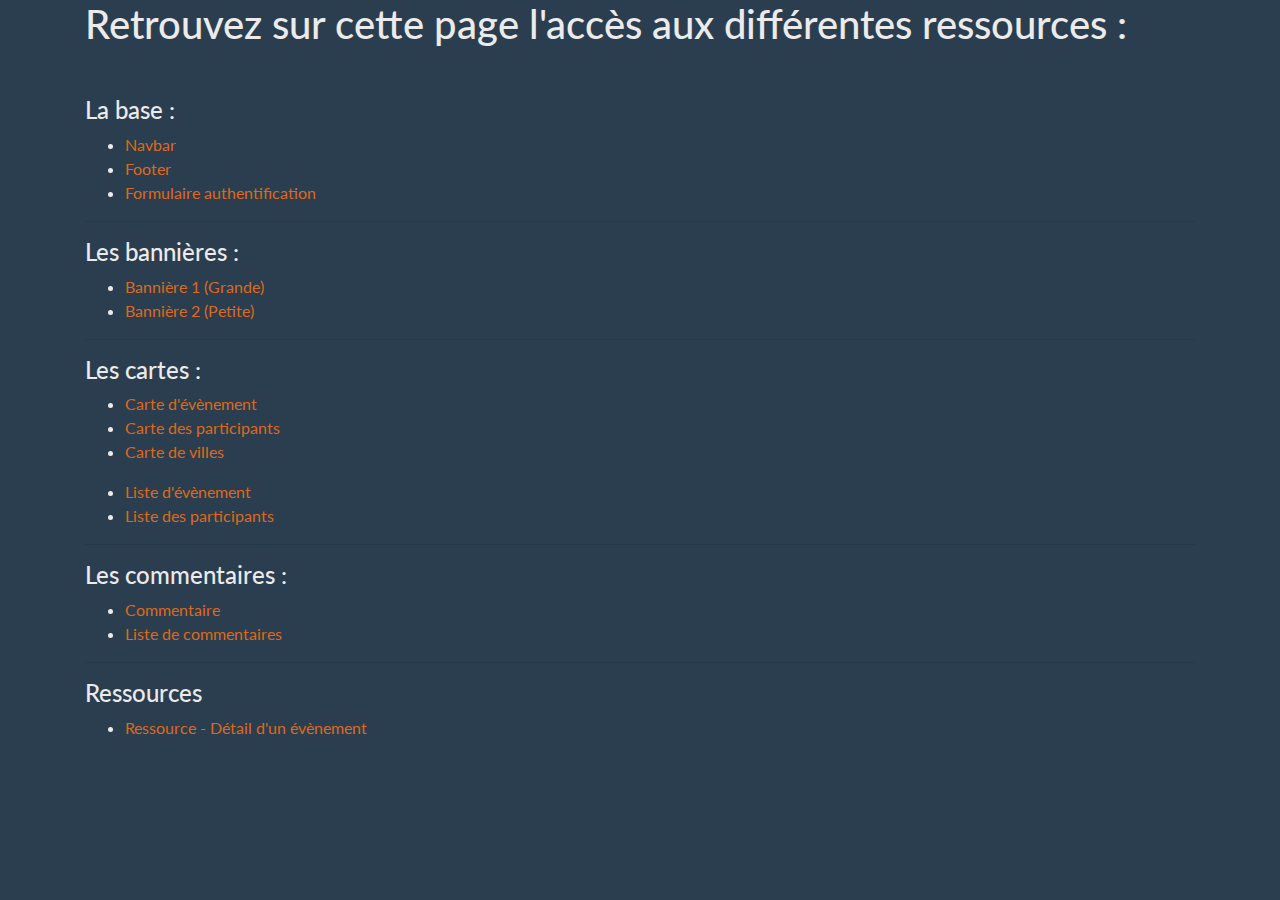
<file: index.html>
<!DOCTYPE html>
<html lang="fr">
<head>
  <meta charset="UTF-8">
  <meta name="viewport" content="width=device-width, initial-scale=1.0">
  <link rel="stylesheet" href="styles/bootstrap.css">
  <link rel="stylesheet" href="styles/style.css">
  <title>Index</title>
</head>
<body>
  <div class="container">
    <h1>Retrouvez sur cette page l'accès aux différentes ressources :</h1>

    <h4 class="mt-5">La base :</h4>

    <ul>
      <li><a href="navbar.html">Navbar</a></li>
      <li><a href="footer.html">Footer</a></li>
      <li><a href="authentification_form.html">Formulaire authentification</a></li>
    </ul>
    
    <hr>

    <h4>Les bannières :</h4>
    <ul>
      <li><a href="banner1.html">Bannière 1 (Grande)</a></li>
      <li><a href="banner2.html">Bannière 2 (Petite)</a></li>
    </ul>

    <hr>

    <h4>Les cartes :</h4>
    <ul>
      <li><a href="card_events.html">Carte d'évènement</a></li>
      <li><a href="card_contrib.html">Carte des participants</a></li>
      <li><a href="card_cities.html">Carte de villes</a></li>
    </ul>

    <ul>
      <li><a href="list_events_cards.html">Liste d'évènement</a></li>
      <li><a href="list_cards_contribs.html">Liste des participants</a></li>
    </ul>

    <hr>
    
    <h4>Les commentaires :</h4>
    <ul>
      <li><a href="comments.html">Commentaire</a></li>
      <li><a href="list_comments.html">Liste de commentaires</a></li>
    </ul>

    <hr>

    <h4>Ressources</h4>
    <ul>
      <li><a href="ressource.html">Ressource - Détail d'un évènement</a></li>
    </ul>

  </div>
</body>
</html>
</file>
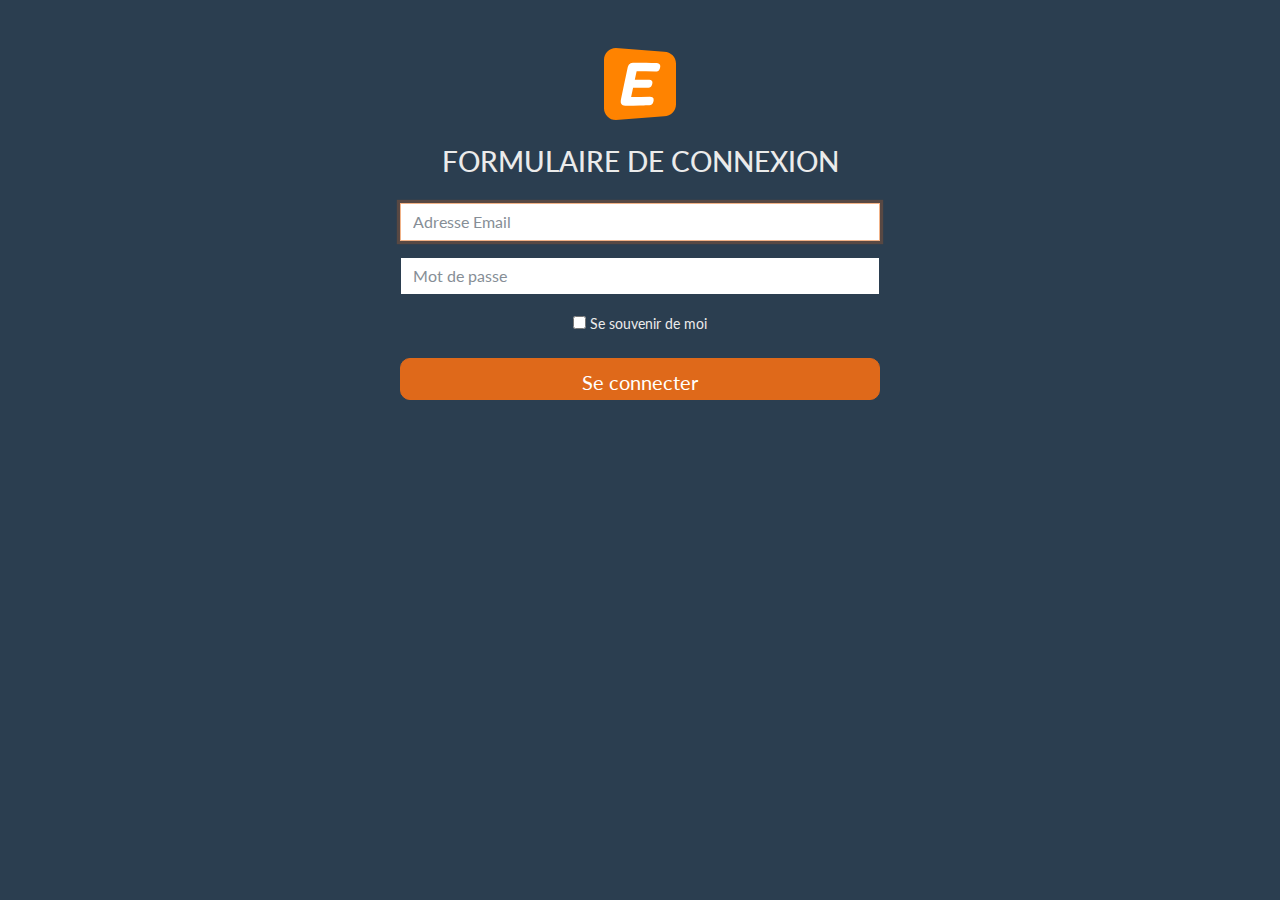
<file: authentification_form.html>
<!DOCTYPE html>
<html lang="fr">
<head>
  <meta charset="UTF-8">
  <meta name="viewport" content="width=device-width, initial-scale=1.0">
  <link rel="stylesheet" href="styles/bootstrap.css">
  <link rel="stylesheet" href="styles/style.css">
  <title>Formulaire d'authentification</title>
</head>
<body>
  <div class="container mt-5">
    <form>

      <img class="form-logo" src="images/eventbrite-logo.svg" alt="" width="72" height="72">

      <h3 class="text-center my-4">FORMULAIRE DE CONNEXION</h3>

      <div class="form-group">
        <label for="inputEmail" class="sr-only">Adresse Email</label>
        <input type="email" id="inputEmail" class="form-control" placeholder="Adresse Email" required autofocus>
      </div>
      
      <div class="form-group">
        <label for="inputPassword" class="sr-only">Mot de passe</label>
        <input type="password" id="inputPassword" class="form-control" placeholder="Mot de passe" required>
      </div>
      
      <div class="form-group text-center">
        <label>
          <input type="checkbox" value="remember-me"> Se souvenir de moi
        </label>
      </div>

      <button class="btn btn-lg btn-primary btn-block" type="submit">Se connecter</button>
    </form>
  </div>
</body>
</html>
</file>
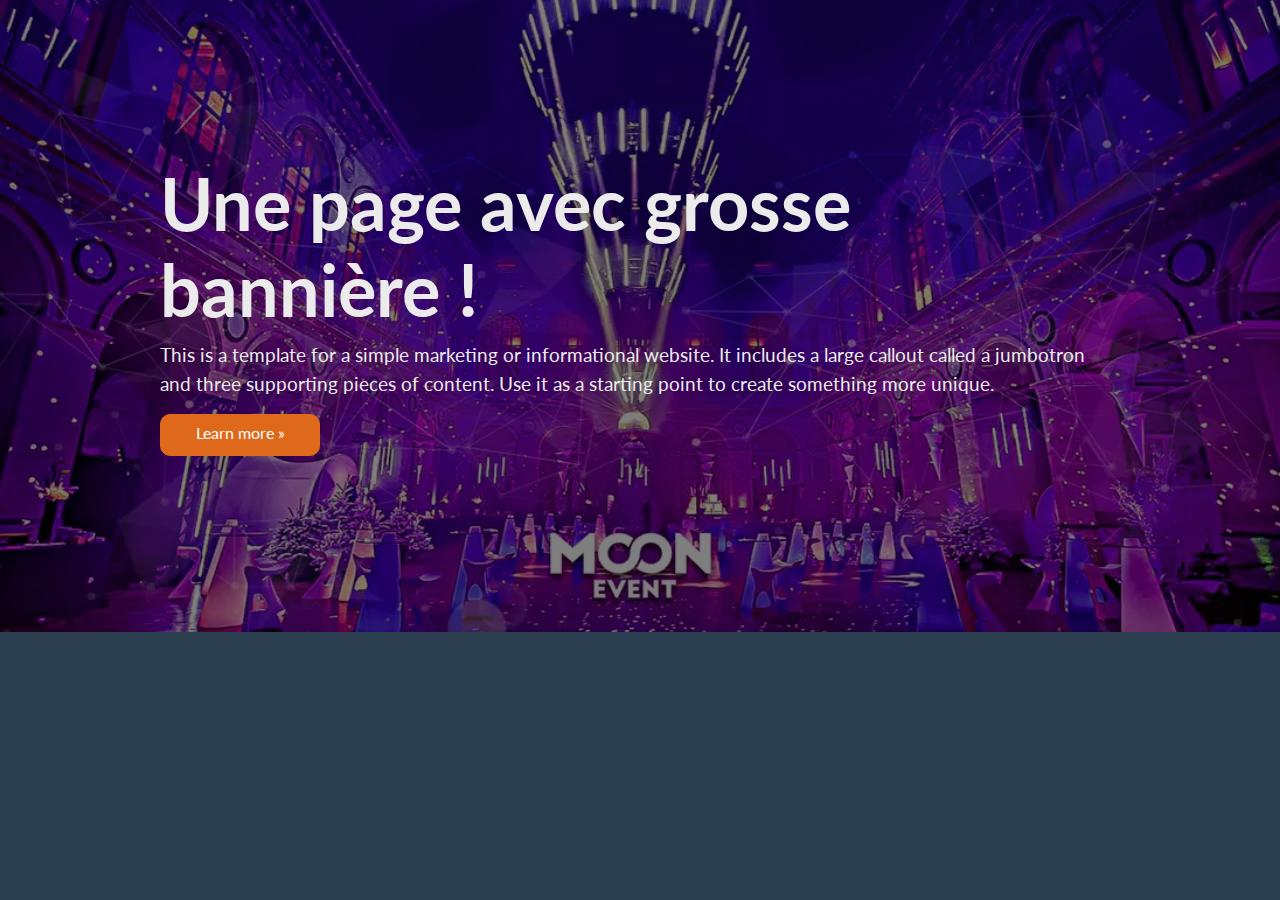
<file: banner1.html>
<!DOCTYPE html>
<html lang="en">
<head>
  <meta charset="UTF-8">
  <meta name="viewport" content="width=device-width, initial-scale=1.0">
  <link rel="stylesheet" href="styles/bootstrap.css">
  <link rel="stylesheet" href="styles/style.css">
  <title>Banner 1</title>
</head>

<body>
  <div class="banner banner-image">
    <h1 class="display-3 font-weight-bold">Une page avec grosse bannière !</h1>
    <p>This is a template for a simple marketing or informational website. It includes a large callout called a jumbotron and three supporting pieces of content. Use it as a starting point to create something more unique.</p>
    <p><a class="btn btn-primary" href="#" role="button">Learn more &raquo;</a></p>
  </div>
</body>
</html>
</file>
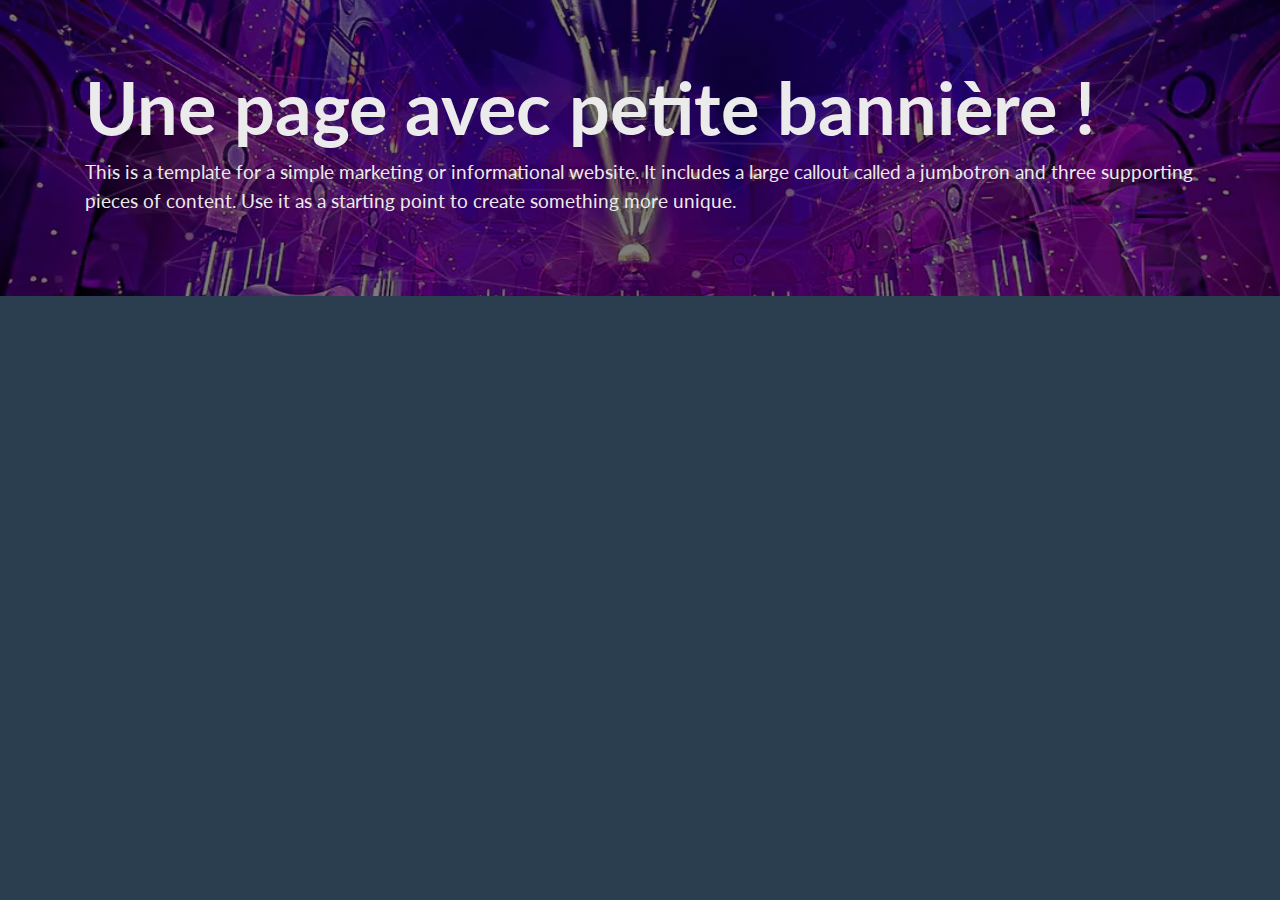
<file: banner2.html>
<!DOCTYPE html>
<html lang="en">
<head>
  <meta charset="UTF-8">
  <meta name="viewport" content="width=device-width, initial-scale=1.0">
  <link rel="stylesheet" href="styles/bootstrap.css">
  <link rel="stylesheet" href="styles/style.css">
  <title>Banner 2</title>
</head>

<body>
  <div class="jumbotron banner-image">
    <div class="container">
      <h1 class="display-3 font-weight-bold">Une page avec petite bannière !</h1>
      <p>This is a template for a simple marketing or informational website. It includes a large callout called a jumbotron and three supporting pieces of content. Use it as a starting point to create something more unique.</p>
    </div>
  </div>
</body>
</html>
</file>
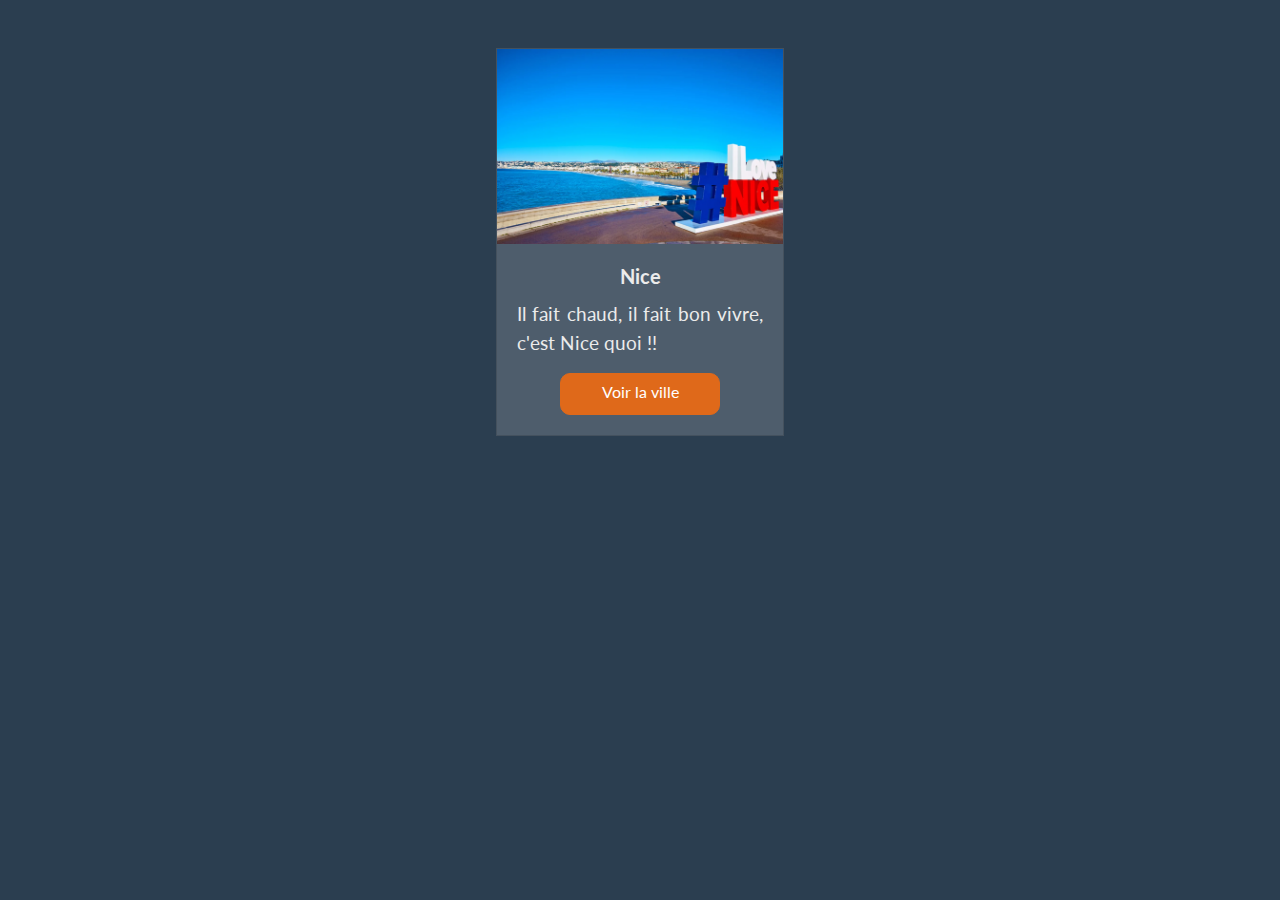
<file: card_cities.html>
<!DOCTYPE html>
<html lang="fr">
<head>
  <meta charset="UTF-8">
  <meta name="viewport" content="width=device-width, initial-scale=1.0">
  <link rel="stylesheet" href="styles/bootstrap.css">
  <link rel="stylesheet" href="styles/style.css">
  <title>Card Events</title>
</head>
<body>
  <div class="container mt-5">
    <div class="row">
      <div class="w-51 mx-auto">
        <div class="card" style="width: 18rem;">
        <img class="card-img-top" src="images/I_Love_Nice.jpg" alt="Card image cap">
        <div class="card-body">
          <h5 class="card-title text-center font-weight-bold">Nice</h5>
          <p class="card-text text-justify">Il fait chaud, il fait bon vivre, c'est Nice quoi !!</p>
          <a href="#" class="btn btn-primary btn-block mx-auto">Voir la ville</a>
        </div>
      </div>
    </div>
  </div>
  
</body>
</html>
</file>
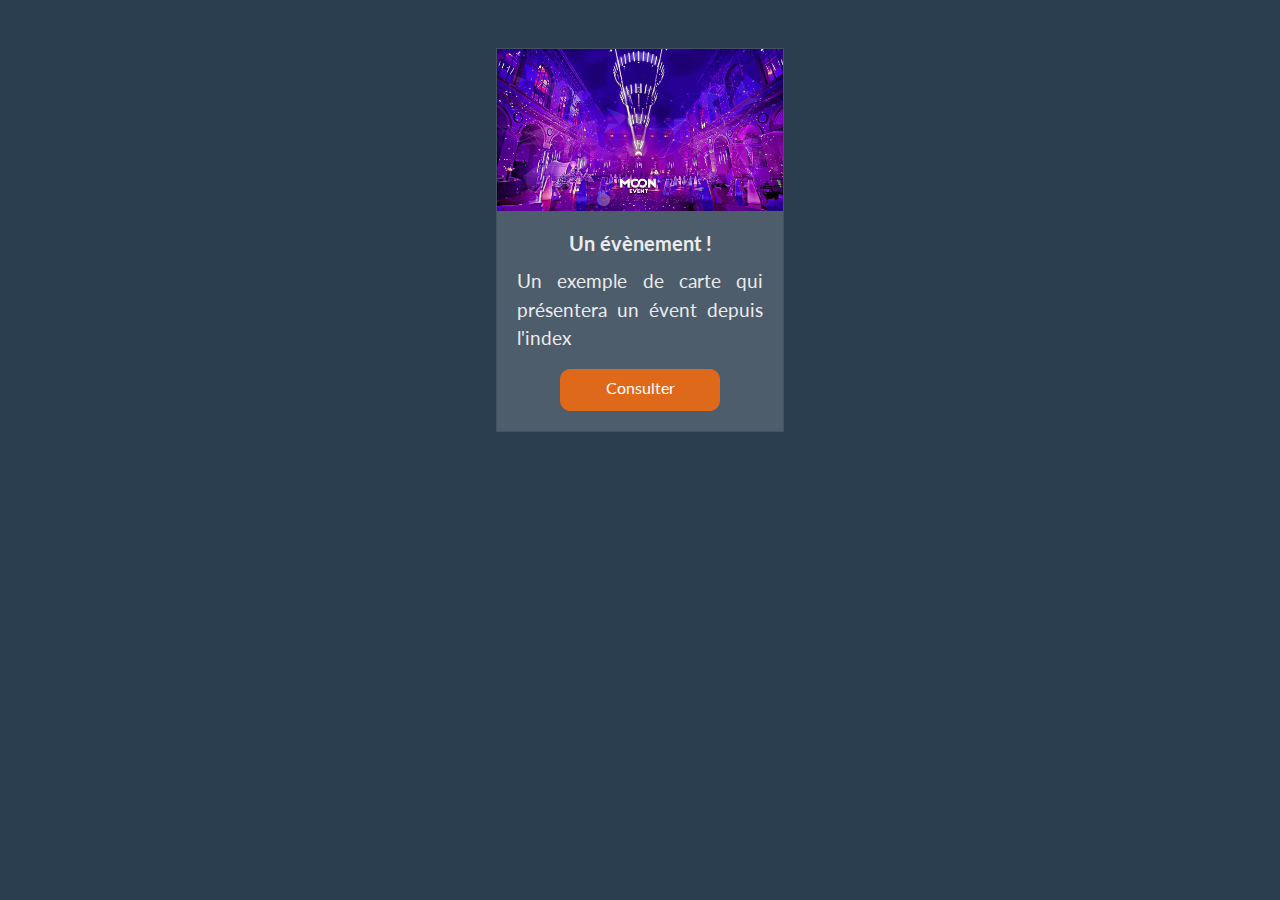
<file: card_events.html>
<!DOCTYPE html>
<html lang="fr">
<head>
  <meta charset="UTF-8">
  <meta name="viewport" content="width=device-width, initial-scale=1.0">
  <link rel="stylesheet" href="styles/bootstrap.css">
  <link rel="stylesheet" href="styles/style.css">
  <title>Card Events</title>
</head>
<body>
  <div class="container mt-5">
    <div class="row">
      <div class="w-51 mx-auto">
        <div class="card" style="width: 18rem;">
        <img class="card-img-top" src="images/Moon-event.jpg" alt="Card image cap">
        <div class="card-body">
          <h5 class="card-title text-center font-weight-bold">Un évènement !</h5>
          <p class="card-text text-justify">Un exemple de carte qui présentera un évent depuis l'index</p>
          <a href="#" class="btn btn-primary btn-block mx-auto">Consulter</a>
        </div>
      </div>
    </div>
  </div>
  
</body>
</html>
</file>
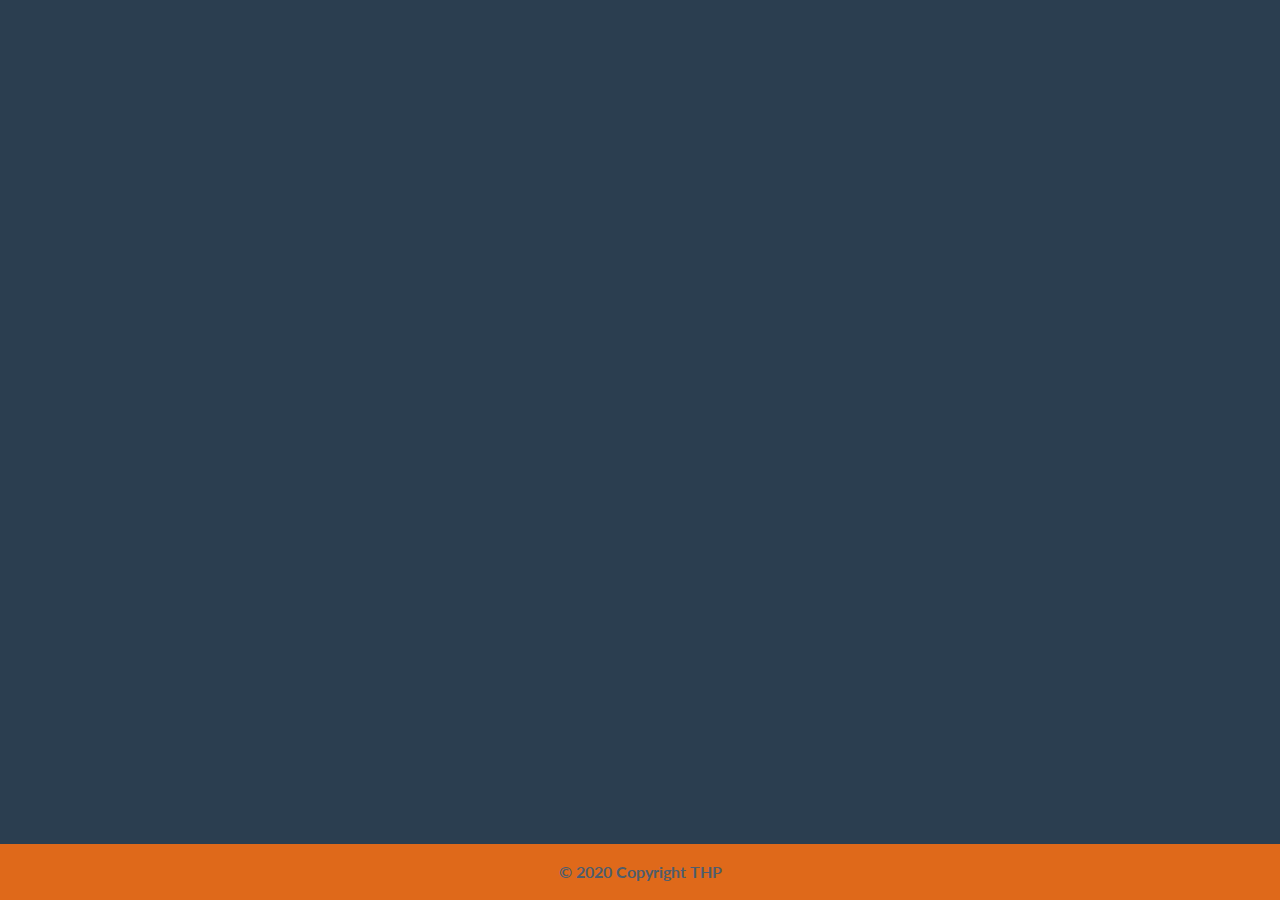
<file: footer.html>
<!DOCTYPE html>
<html lang="fr">
<head>
  <meta charset="UTF-8">
  <meta name="viewport" content="width=*, initial-scale=1.0">
  <link rel="stylesheet" href="styles/bootstrap.css">
  <link rel="stylesheet" href="styles/style.css">
  <title>Footer</title>
</head>
<body>
  <footer class="page-footer bg-primary">

    <div class="text-center py-3 text-dark font-weight-bold">© 2020 Copyright THP</div>
  
  </footer>
</body>
</html>
</file>
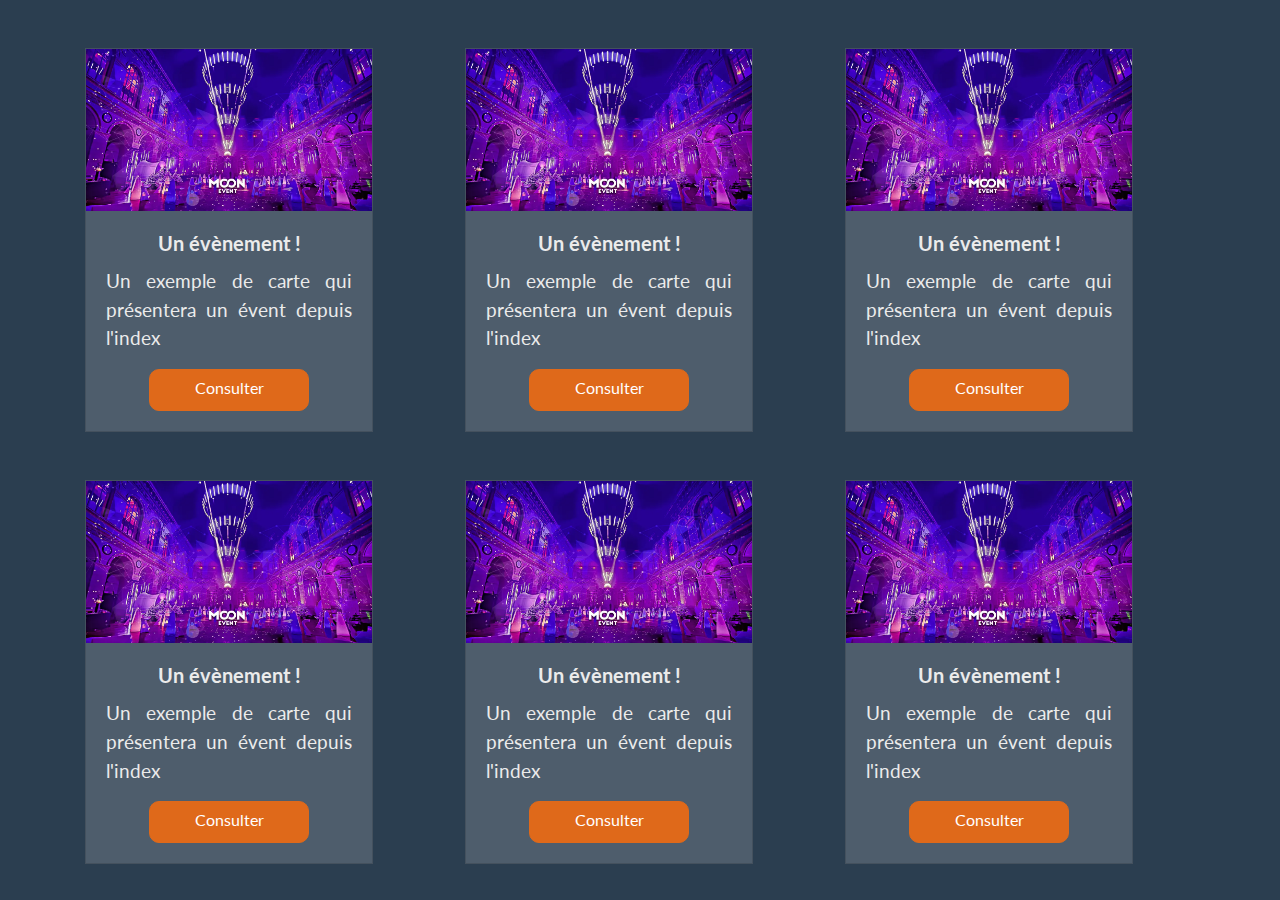
<file: list_events_cards.html>
<!DOCTYPE html>
<html lang="fr">
<head>
  <meta charset="UTF-8">
  <meta name="viewport" content="width=device-width, initial-scale=1.0">
  <link rel="stylesheet" href="styles/bootstrap.css">
  <link rel="stylesheet" href="styles/style.css">
  <title>Card Events</title>
</head>
<body>
  <div class="container mt-5">
    <div class="row">
      <div class="col">
        <div class="card" style="width: 18rem;">
          <img class="card-img-top" src="images/Moon-event.jpg" alt="Card image cap">
          <div class="card-body">
            <h5 class="card-title text-center font-weight-bold">Un évènement !</h5>
            <p class="card-text text-justify">Un exemple de carte qui présentera un évent depuis l'index</p>
            <a href="#" class="btn btn-primary btn-block mx-auto">Consulter</a>
          </div>
        </div>
      </div>
    
      <div class="col">
        <div class="card" style="width: 18rem;">
          <img class="card-img-top" src="images/Moon-event.jpg" alt="Card image cap">
          <div class="card-body">
            <h5 class="card-title text-center font-weight-bold">Un évènement !</h5>
            <p class="card-text text-justify">Un exemple de carte qui présentera un évent depuis l'index</p>
            <a href="#" class="btn btn-primary btn-block mx-auto">Consulter</a>
          </div>
        </div>
      </div>

      <div class="col">
        <div class="card" style="width: 18rem;">
          <img class="card-img-top" src="images/Moon-event.jpg" alt="Card image cap">
          <div class="card-body">
            <h5 class="card-title text-center font-weight-bold">Un évènement !</h5>
            <p class="card-text text-justify">Un exemple de carte qui présentera un évent depuis l'index</p>
            <a href="#" class="btn btn-primary btn-block mx-auto">Consulter</a>
          </div>
        </div>
      </div>
    </div>


    <div class="row mt-5">
      <div class="col">
        <div class="card" style="width: 18rem;">
          <img class="card-img-top" src="images/Moon-event.jpg" alt="Card image cap">
          <div class="card-body">
            <h5 class="card-title text-center font-weight-bold">Un évènement !</h5>
            <p class="card-text text-justify">Un exemple de carte qui présentera un évent depuis l'index</p>
            <a href="#" class="btn btn-primary btn-block mx-auto">Consulter</a>
          </div>
        </div>
      </div>

      <div class="col">
        <div class="card" style="width: 18rem;">
          <img class="card-img-top" src="images/Moon-event.jpg" alt="Card image cap">
          <div class="card-body">
            <h5 class="card-title text-center font-weight-bold">Un évènement !</h5>
            <p class="card-text text-justify">Un exemple de carte qui présentera un évent depuis l'index</p>
            <a href="#" class="btn btn-primary btn-block mx-auto">Consulter</a>
          </div>
        </div>
      </div>

      <div class="col">
        <div class="card" style="width: 18rem;">
          <img class="card-img-top" src="images/Moon-event.jpg" alt="Card image cap">
          <div class="card-body">
            <h5 class="card-title text-center font-weight-bold">Un évènement !</h5>
            <p class="card-text text-justify">Un exemple de carte qui présentera un évent depuis l'index</p>
            <a href="#" class="btn btn-primary btn-block mx-auto">Consulter</a>
          </div>
        </div>
      </div>
      
    </div>
</body>
</html>
</file>
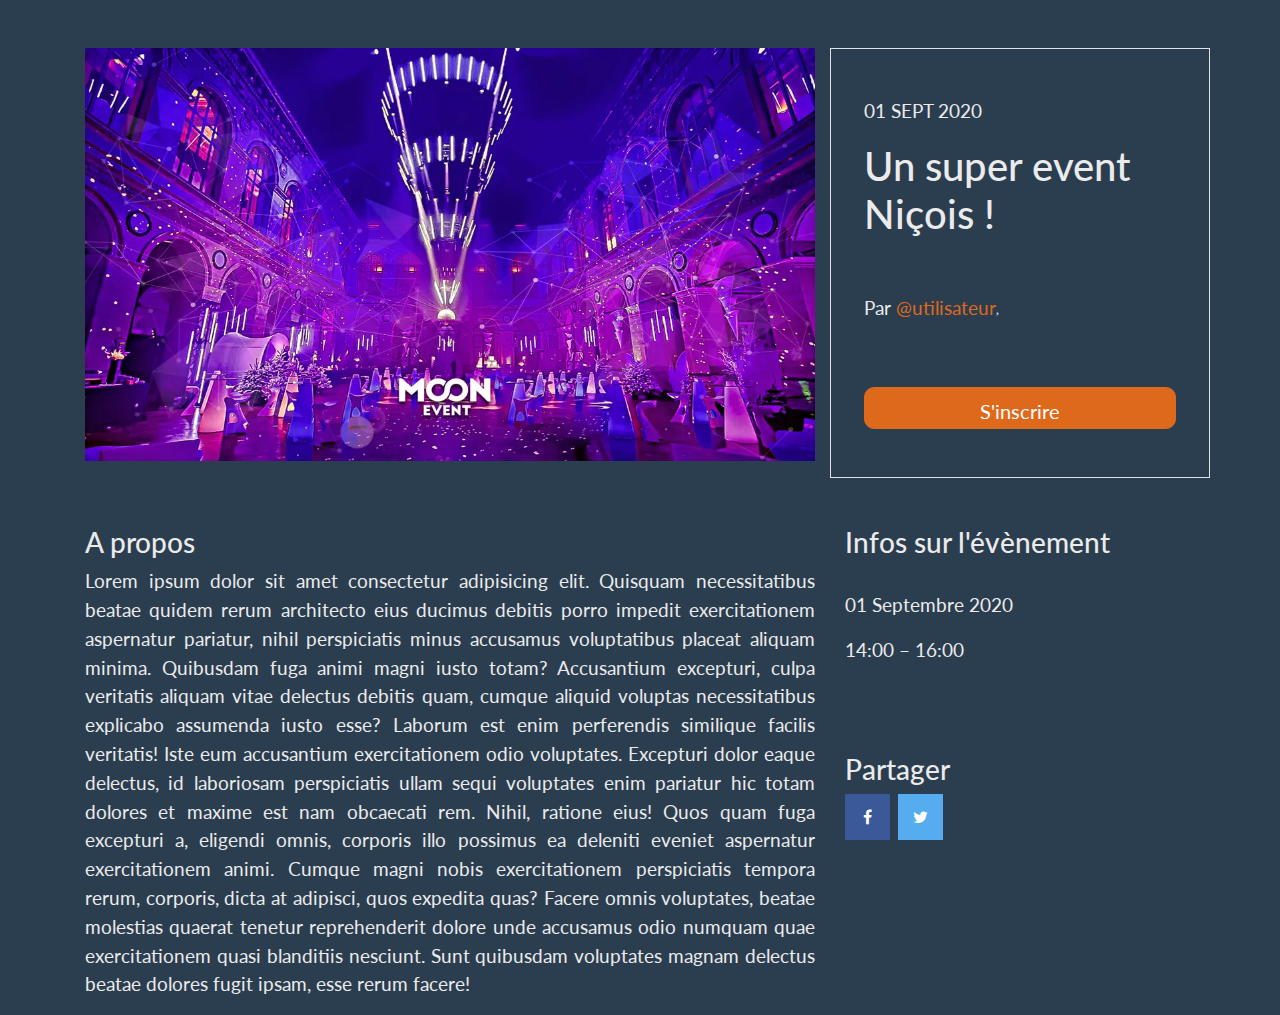
<file: ressource.html>
<!DOCTYPE html>
<html lang="fr">
<head>
  <meta charset="UTF-8">
  <meta name="viewport" content="width=device-width, initial-scale=1.0">
  <link rel="stylesheet" href="styles/bootstrap.css">
  <link rel="stylesheet" href="styles/style.css">
  <link rel="stylesheet" href="https://cdnjs.cloudflare.com/ajax/libs/font-awesome/4.7.0/css/font-awesome.min.css">
  <title>Ressource</title>
</head>
<body>
  <div class="container mt-5">
    <div class="row">
      <div class="col-md-8">
        <img style="width:100%; height:auto;" src="images/Moon-event.jpg" alt="Image de l'évènement">
      </div>
      <div class="col-md-4 p-5 border">
        <div class="row">
          <p>01 SEPT 2020</p>
        </div>
        <div class="row">
          <h1>Un super event Niçois !</h1>
        </div>
        <div class="row mt-5">
          <p>Par <a href="#">@utilisateur</a> </p>
          <i class="fas fa-heart"></i>
        </div>

        <div class="row mt-5">
          <a href="#" class="btn btn-primary btn-lg">S'inscrire</a>
        </div>
      </div>
    </div>
  </div>

  <div class="container">
    <div class = "row mt-5">
        <div class="col-md-8">
            <h3>A propos</h3>
            <p class="text-justify">Lorem ipsum dolor sit amet consectetur adipisicing elit. Quisquam necessitatibus beatae quidem rerum architecto eius ducimus debitis porro impedit exercitationem aspernatur pariatur, nihil perspiciatis minus accusamus voluptatibus placeat aliquam minima.
            Quibusdam fuga animi magni iusto totam? Accusantium excepturi, culpa veritatis aliquam vitae delectus debitis quam, cumque aliquid voluptas necessitatibus explicabo assumenda iusto esse? Laborum est enim perferendis similique facilis veritatis!
            Iste eum accusantium exercitationem odio voluptates. Excepturi dolor eaque delectus, id laboriosam perspiciatis ullam sequi voluptates enim pariatur hic totam dolores et maxime est nam obcaecati rem. Nihil, ratione eius!
            Quos quam fuga excepturi a, eligendi omnis, corporis illo possimus ea deleniti eveniet aspernatur exercitationem animi. Cumque magni nobis exercitationem perspiciatis tempora rerum, corporis, dicta at adipisci, quos expedita quas?
            Facere omnis voluptates, beatae molestias quaerat tenetur reprehenderit dolore unde accusamus odio numquam quae exercitationem quasi blanditiis nesciunt. Sunt quibusdam voluptates magnam delectus beatae dolores fugit ipsam, esse rerum facere!</p>
        </div>
        <div class="col-md-4">
              <h3>Infos sur l'évènement </h3><br>
              <p>01 Septembre 2020</p>
              <p>14:00 – 16:00</p>
              <br> <br> <br>
              <h3>Partager</h3>
              <a href="#" class="fa fa-facebook"></a>
              <a href="#" class="fa fa-twitter ml-1"></a>
        </div>
      </div>
  </div>
</body>
</html>
</file>
<file: styles/style.css>
body {
  box-sizing: border-box;
}

.navbar {
  height: 60px;
}

.form-logo {
  display: block;
  margin: 25px auto;
  width: 100%;
}

.form-control {
  width: 30em;
  display: block;
  margin-right: auto;
  margin-left: auto;
}

.btn {
  width: 10em;
  height: 42px;
  border-radius: 10px;
}

.btn-lg {
  width: 24em;
  margin: 0 auto;
}

.banner-image {
  background-image: linear-gradient(rgba(0, 0, 0, 0.5), rgba(0, 0, 0, 0.5)), url("../images/Moon-event.jpg");

  /* Set a specific height */
  height: 50%;

  /* Position and center the image to scale nicely on all screens */
  background-position: center;
  background-repeat: no-repeat;
  background-size: cover;
  position: relative;
}

p {
  font-size: 1.2em;
}

.banner {
  margin: 0;
  padding: 10em;
}

.user_name{
  font-size:14px;
  font-weight: bold;
}
.comments-list .media{
  border-bottom: 1px dotted #ccc;
}

footer {
  position: fixed;
  bottom: 0;
  width: 100%;
}

/* SOCIAL */

.fa {
  padding: 15px;
  font-size: 30px;
  width: 45px;
  text-align: center;
  text-decoration: none;
}

.fa:hover {
  opacity: 0.7;
}


/* Facebook */
.fa-facebook {
  background: #3B5998;
  color: white;
}

/* Twitter */
.fa-twitter {
  background: #55ACEE;
  color: white;
}
</file>
